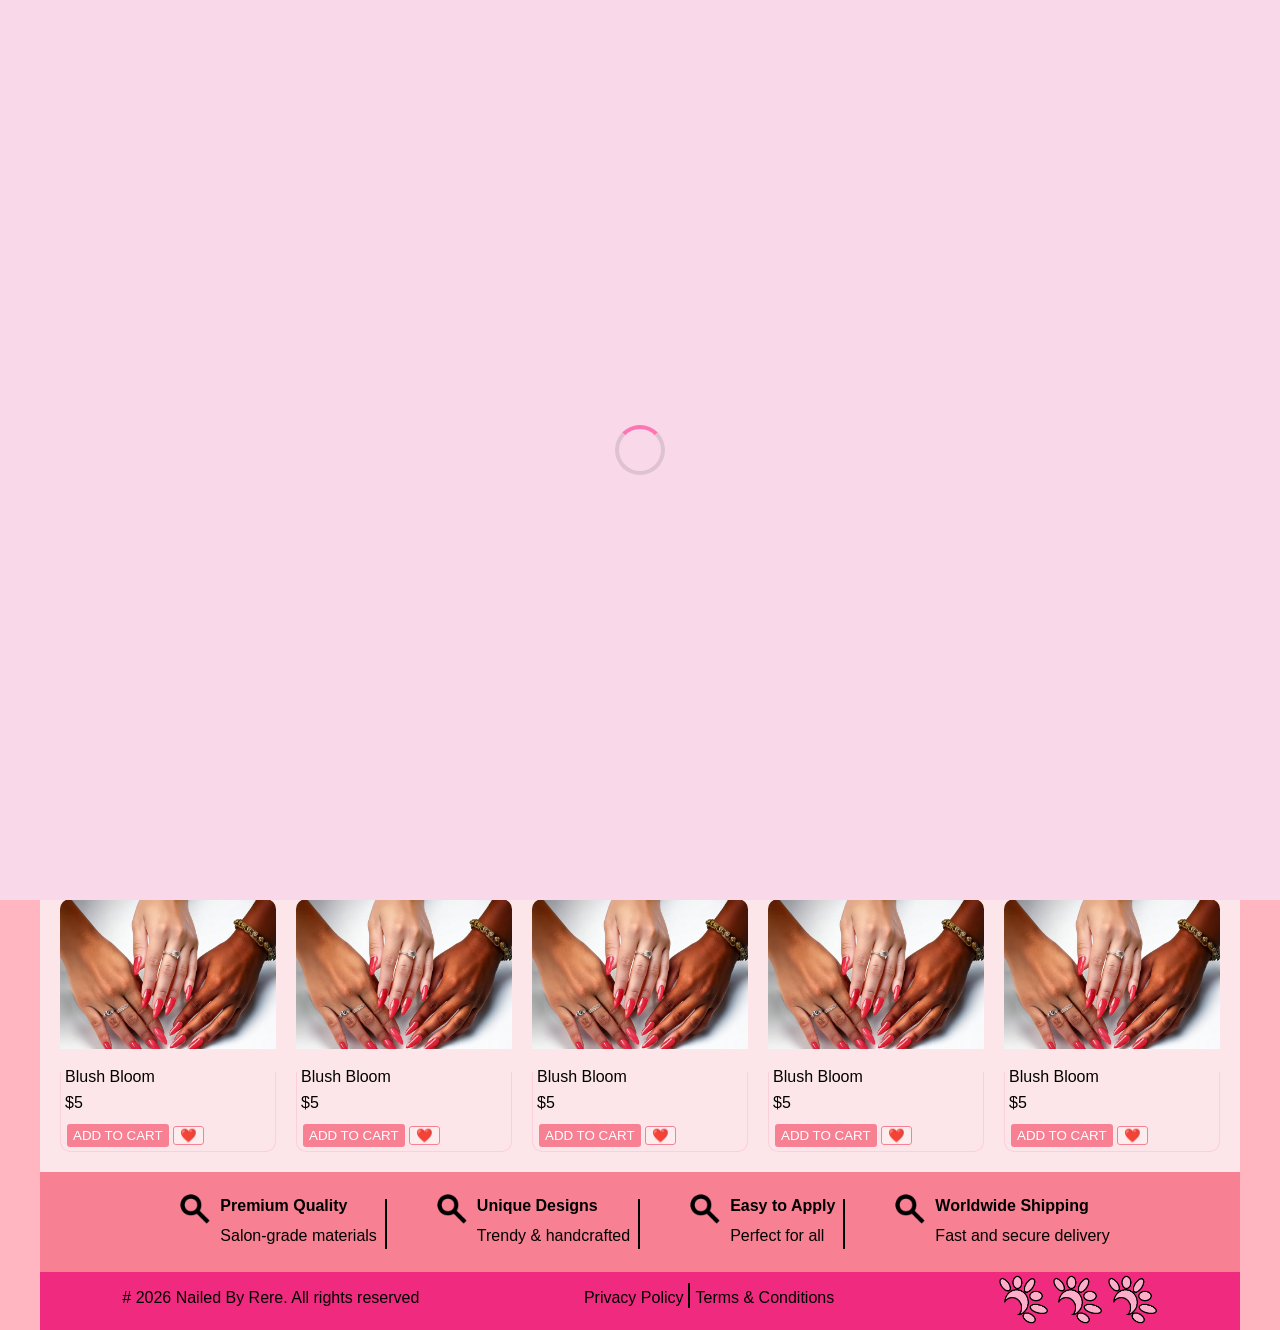
<file: nailed-by-rere/index.html>
<!DOCTYPE html>
<html lang="en">

<head>
    <meta charset="UTF-8">
    <meta name="viewport" content="width=device-width, initial-scale=1.0">
    <title>Document</title>
    <link rel="stylesheet" href="css/navbar.css">
    <link rel="stylesheet" href="css/body.css">
    <link rel="stylesheet" href="css/loader.css">
</head>

<body>

    <div class="loader-body">
        <div class="loader" id="loader"></div>
    </div>

    <header class="header-box">

        <div class="flex">
            <div>
                Nailed By Rere
                <img class="logo" src="images/icon.png" alt="" width="30px">
            </div>

            <nav class="flex2">

                <ul class="navbar">
                    <li><a href="index.html">Home</a></li>
                    <li><a href="shop/shop.html">Shop</a></li>
                    <li><a href="collections/collections.html">Collections</a></li>
                    <li><a href="about/aboutus.html">About Us</a></li>
                    <li><a href="collections/collections.html">Contact</a></li>
                </ul>

                <ul class="icons">
                    <li><img src="images/search.png" alt="" width="30"></li>
                    <li><img src="images/person.png" alt="" width="30"></li>
                    <li><img src="images/shopping-icon.png" alt="" width="30"></li>
                    <div class="red-circle"></div>
                </ul>
            </nav>

        </div>
    </header>

    <section class="header">

        <div class="nailbrush">

            <img src="images/nailsbg.jpg" alt="" width="1000">

        </div>

        <div class="beautiful">

            <h1>Beautifully Made. Authentically You.</h1>

            <p>High quality nail art designs and accessories to express your unique style.</p>

            <button>SHOP NOW</button>

        </div>

        <div class="flex3">

            <div class="qualities">
                <div>
                    <img src="images/search.png" alt="" width="50">
                </div>

                <div>
                    <h4 class="text">Premium Quality</h4>
                    <p>Salon-grade materials</p>
                </div>

                <div class="grey-line"></div>

            </div>

            <div class="qualities">

                <div>
                    <img src="images/search.png" alt="" width="50">
                </div>

                <div>
                    <h4 class="text">Unique Designs</h4>
                    <p>Trendy & handcrafted</p>
                </div>

                <div class="grey-line"></div>
            </div>

            <div class="qualities">

                <div>
                    <img src="images/search.png" alt="" width="50">
                </div>

                <div>
                    <h4 class="text">Easy to Apply</h4>
                    <p>Perfect for all</p>
                </div>

                <div class="grey-line"></div>
            </div>

            <div class="qualities">

                <div>
                    <img src="images/search.png" alt="" width="50">
                </div>

                <div>
                    <h4 class="text">Worldwide Shipping</h4>
                    <p>Fast and secure delivery</p>
                </div>
            </div>
        </div>

    </section>

    <section class="shop-by-collection">

        <h3 class="shopby">Shop by Collection</h3>

        <div class="nails-container">

            <div class="nail-item">
                <img class="nails" src="images/rednails.jpg" alt="">
                <p>Glitter</p>
            </div>

            <div class="nail-item">
                <img class="nails" src="images/rednails.jpg" alt="">
                <p>Glitter</p>
            </div> 

            <div class="nail-item">
                <img class="nails" src="images/rednails.jpg" alt="">
                <p>Glitter</p>
            </div>

            <div class="nail-item">
                <img class="nails" src="images/rednails.jpg" alt="">
                <p>Glitter</p>
            </div>

            <div class="nail-item">
                <img class="nails" src="images/rednails.jpg" alt="">
                <p>Glitter</p>
            </div>

        </div>


        <div class="view-container">

            <button class="viewall">VIEW ALL COLLECTIONS</button>
        </div>
    </section>

    <section class="featured-products">

        <h3 class="featured-text">Featured Products</h3>

        <div class="featured-text-flex">

            <div>
                <img class="featured" src="images/rednails.jpg" alt="" width="150">

                <div class="featured-text-box">
                    <p>Blush Bloom</p>
                    <p>$5</p>

                    <button class="add-to-cart">ADD TO CART</button>
                    <button class="heart">❤️</button>
                </div>

            </div>

            <div>

                <img class="featured" src="images/rednails.jpg" alt="" width="150">

                <div class="featured-text-box">
                    <p>Blush Bloom</p>
                    <p>$5</p>

                    <button class="add-to-cart">ADD TO CART</button>
                    <button class="heart">❤️</button>
                </div>

            </div>

            <div>
                <img class="featured" src="images/rednails.jpg" alt="" width="150">

                <div class="featured-text-box">
                    <p>Blush Bloom</p>
                    <p>$5</p>

                    <button class="add-to-cart">ADD TO CART</button>
                    <button class="heart">❤️</button>
                </div>

            </div>

            <div>
                <img class="featured" src="images/rednails.jpg" alt="" width="150">

                <div class="featured-text-box">
                    <p>Blush Bloom</p>
                    <p>$5</p>

                    <button class="add-to-cart">ADD TO CART</button>
                    <button class="heart">❤️</button>
                </div>

            </div>

            <div>
                <img class="featured" src="images/rednails.jpg" alt="" width="150">

                <div class="featured-text-box">
                    <p>Blush Bloom</p>
                    <p>$5</p>

                    <button class="add-to-cart">ADD TO CART</button>
                    <button class="heart">❤️</button>
                </div>

            </div>

        </div>

    </section>

    <section class="return">

        <div class="flex3 flex4">

            <div class="qualities">
                <div>
                    <img src="images/search.png" alt="" width="50">
                </div>

                <div>
                    <h4 class="text">Premium Quality</h4>
                    <p>Salon-grade materials</p>
                </div>

                <div class="grey-line"></div>

            </div>

            <div class="qualities">

                <div>
                    <img src="images/search.png" alt="" width="50">
                </div>

                <div>
                    <h4 class="text">Unique Designs</h4>
                    <p>Trendy & handcrafted</p>
                </div>

                <div class="grey-line"></div>
            </div>

            <div class="qualities">

                <div>
                    <img src="images/search.png" alt="" width="50">
                </div>

                <div>
                    <h4 class="text">Easy to Apply</h4>
                    <p>Perfect for all</p>
                </div>

                <div class="grey-line"></div>
            </div>

            <div class="qualities">

                <div>
                    <img src="images/search.png" alt="" width="50">
                </div>

                <div>
                    <h4 class="text">Worldwide Shipping</h4>
                    <p>Fast and secure delivery</p>
                </div>
            </div>
        </div>

    </section>

    <footer class="green-container">
        <div class="footer-flex">

            <div>
                <p># 2026 Nailed By Rere. All rights reserved</p>
            </div>

            <div class="privacy">
                <p>Privacy Policy</p>
                <div class="small-line"></div>
                <p>Terms & Conditions</p>
            </div>

            <div>
                <img src="images/icon.png" alt="" width="50px">
                <img src="images/icon.png" alt="" width="50px">
                <img src="images/icon.png" alt="" width="50px">
            </div>
        </div>
    </footer>

</body>

<script src="loader.js"></script>

</html>
</file>
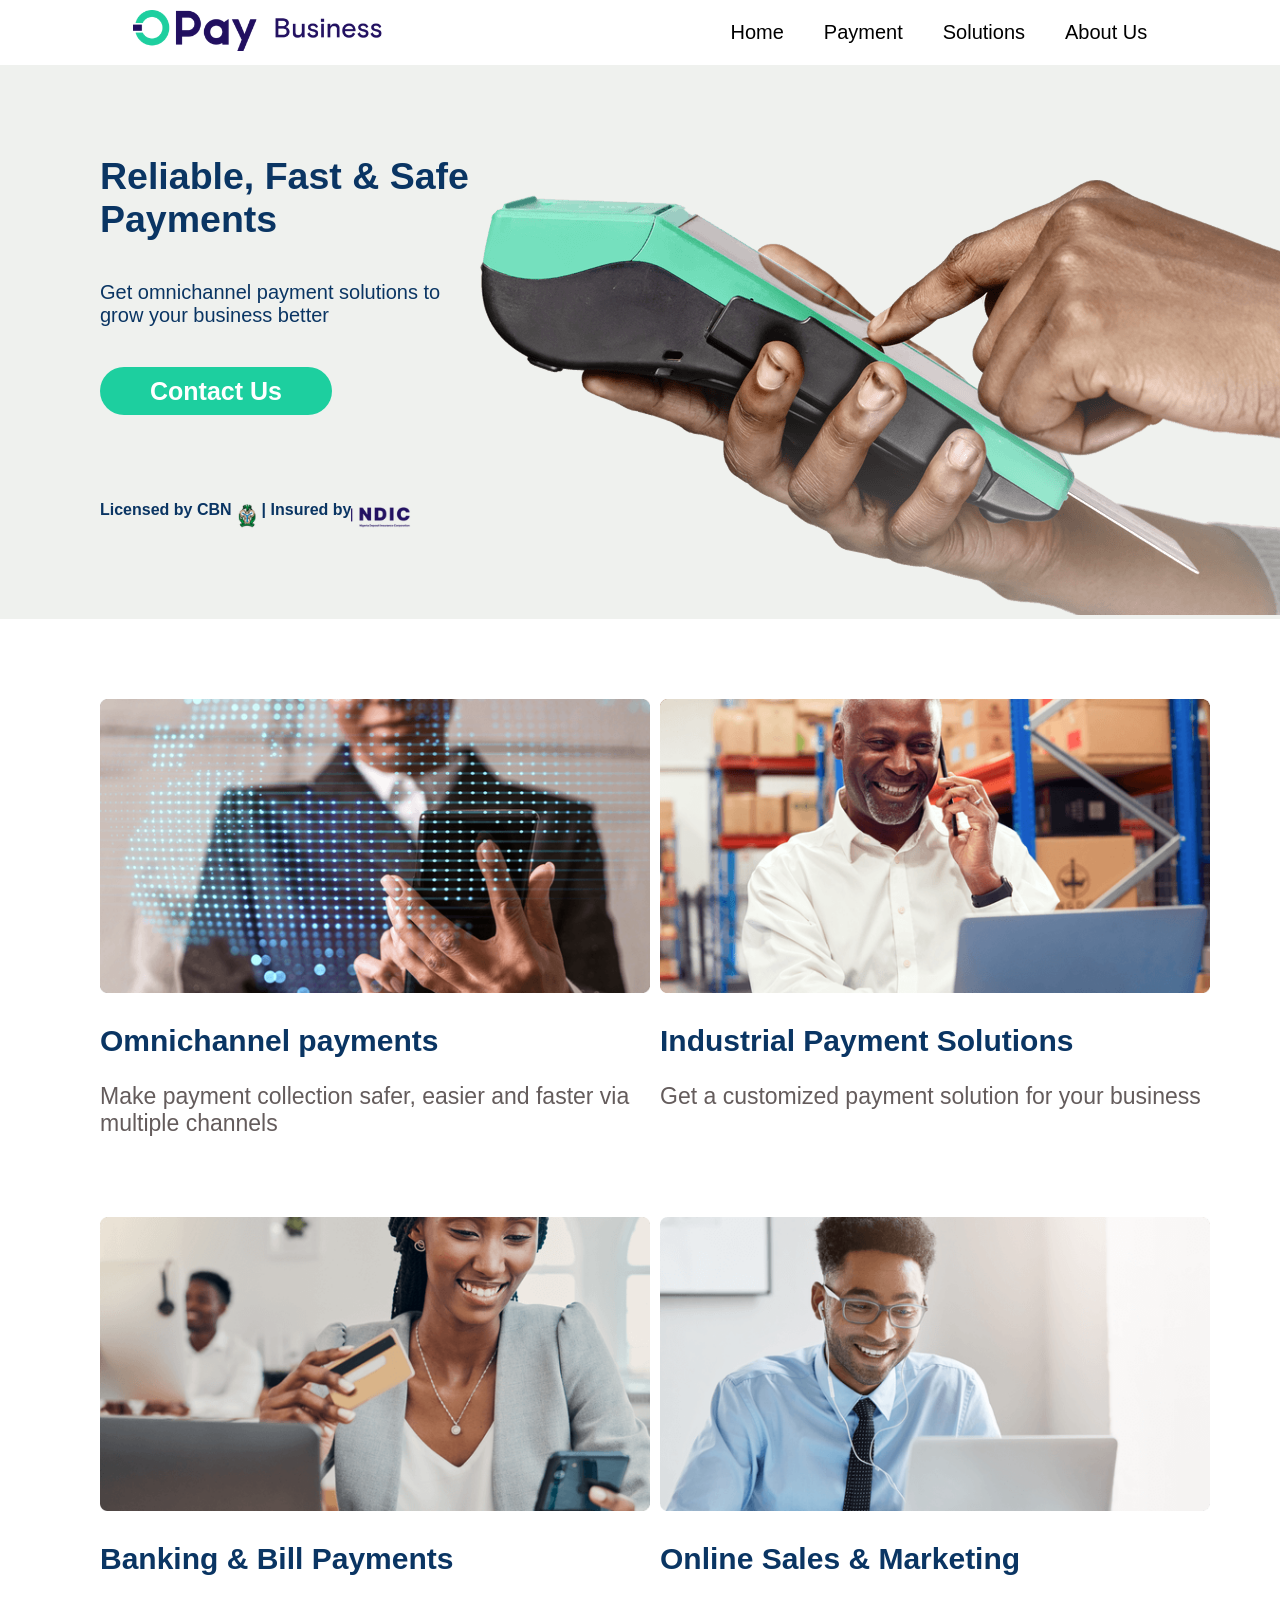
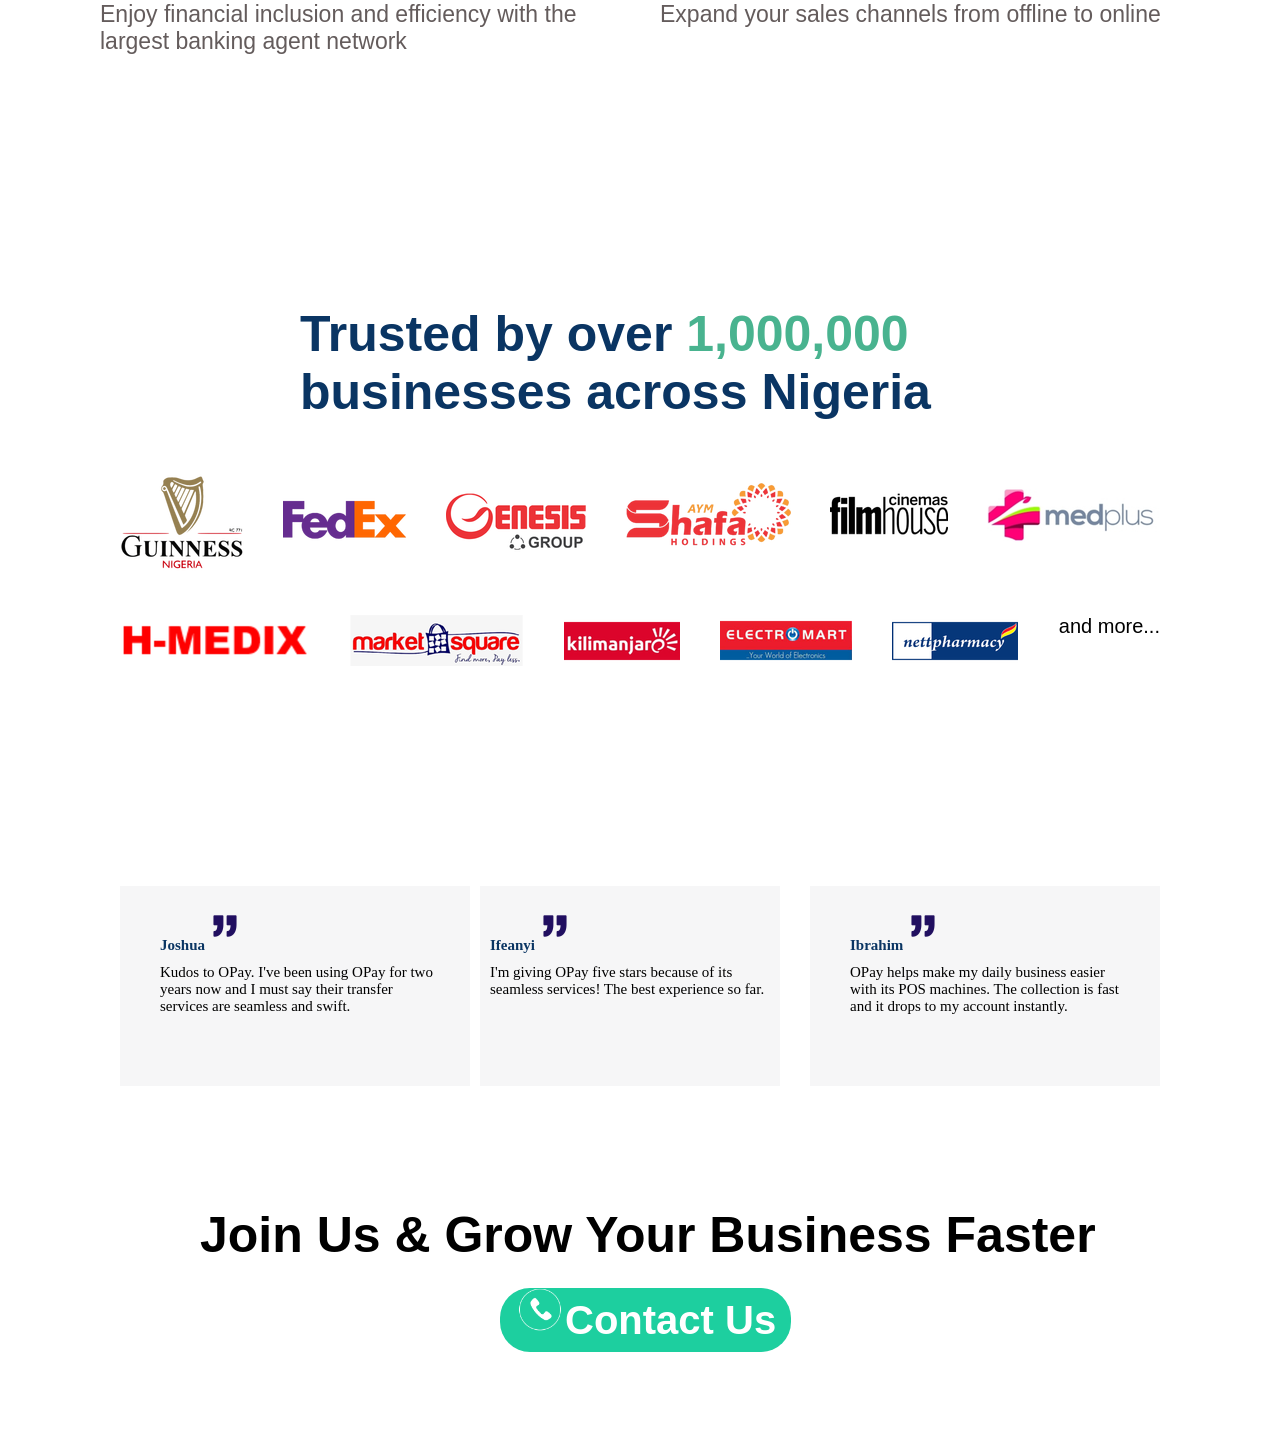
<file: opay/index.html>
<!DOCTYPE html>
<html lang="en">

<head>
  <meta charset="UTF-8">
  <meta name="viewport" content="width=device-width, initial-scale=1.0">
  <title>Home</title>
  <link rel="stylesheet" href="style.css">
</head>

<body>
  <header>

    <div class="navbar">
      <div>
        <img src="opaypictures/opaybusiness.png" alt="" width="250px">
      </div>

      <nav>
        <ul>
          <li> <a href="index.html">Home</a></li>
          <li> <a href="payment.html">Payment</a></li>
          <li> <a href="solutions.html">Solutions</a></li>
          <li> <a href="aboutus.html">About Us</a></li>
        </ul>
      </nav>
    </div>

  </header>

  <section>
    <div class="head">
      <div>
        <div class="text">
          <h1>Reliable, Fast & Safe Payments</h1>
        </div>

        <div class="get">
          <p>Get omnichannel payment solutions to grow your business better</p>
        </div>

        <div class="contactus">
          <a href="">Contact Us</a>
        </div>


        <div>
          <div>
            <ul class="cbn">
              <li>
                <p>Licensed by CBN</p>
              </li>
              <img src="opaypictures/cbn.png" alt="" width="30px">

              <li>
                <p> | Insured by</p>
              </li>
              <img src="opaypictures/ndic.png" alt="" width="60px">
            </ul>
          </div>
        </div>

      </div>

      <div class="pos">
        <img src="opaypictures/opay.png" alt="" width="800px">
      </div>
    </div>

    <section>
      <div>
        <div class="body">

          <div class="omnichannel">
            <div>
              <img src="opaypictures/omnichannel.png" alt="" width="550px">
            </div>
            <div class="text2">
              <h4>Omnichannel payments</h4>
            </div>
            <div class="subt">
              <p>Make payment collection safer, easier and faster via multiple channels</p>
            </div>
          </div>


          <div>
            <div>
              <img src="opaypictures/industrialpayment.png" alt="" width="550px">
            </div>
            <div class="text2">
              <h4>Industrial Payment Solutions</h4>
            </div>
            <div class="subt">
              <p>Get a customized payment solution for your business</p>
            </div>
          </div>

        </div>
        <div class="body">
          <div class="omnichannel">
            <div>
              <img src="opaypictures/banking and bill.png" alt="" width="550px">
            </div>
            <div class="text2">
              <h4>Banking & Bill Payments</h4>
            </div>
            <div class="subt">
              <p>Enjoy financial inclusion and efficiency with the largest banking agent network </p>
            </div>
          </div>


          <div>
            <div>
              <img src="opaypictures/onlinesalesandmarketing.png" alt="" width="550px">
            </div>
            <div class="text2">
              <h4>Online Sales & Marketing</h4>
            </div>
            <div class="subt">
              <p>Expand your sales channels from offline to online </p>
            </div>
          </div>

        </div>
      </div>


      </div>
    </section>

    <section>
      <div>
        <div class="trusted">
          <div class="trustedtext">
            <h2>Trusted by over <span class="onemil">1,000,000</span> businesses across Nigeria</h2>

          </div>
          <div class="imagestop">
            <img src="opaypictures/Guinness-ee3c7cb0.png" alt="">
            <img src="opaypictures/fedex-94f32dbf.png" alt="">
            <img src="opaypictures/Genesis-f21ca745.png" alt="">
            <img src="opaypictures/Shafa-af76a565.png" alt="">
            <img src="opaypictures/filmhouse-74458b3b.png" alt="">
            <img src="opaypictures/medplus-86a05a4d.png" alt="">

          </div>

          <div class="imagesbottom">
            <img src="opaypictures/H-MEDIX-a6f1ad59.png" alt="">
            <img src="opaypictures/market-square-9386afa4.png" alt="">
            <img src="opaypictures/kilimanjar-d48915a9.png" alt="">
            <img src="opaypictures/ELECTR-MART-3a393eee.png" alt="">
            <img src="opaypictures/nettpharmacy-da46b4f6.png" alt="">
            <p>and more...</p>
          </div>

        </div>
      </div>
    </section>

    <section>
      <div class="reveiw-box">
        <div class="reveiws">
          <h3 href="">Joshua<img src="opaypictures/quote.png" alt="" width="100px"></h3>
          <p>Kudos to OPay. I've been using OPay for two years now and I must say their transfer services are seamless
            and swift.</p>
        </div>

        <div class="reveiws2">
          <h3 href="">Ifeanyi<img src="opaypictures/quote.png" alt="" width="100px"></h3>
          <p>I'm giving OPay five stars because of its seamless services! The best experience so far.</p>
        </div>

        <div class="reveiws">
          <h3 href="">Ibrahim<img src="opaypictures/quote.png" alt="" width="100px"></h3>
          <p>OPay helps make my daily business easier with its POS machines. The collection is fast and it drops to my
            account instantly.</p>
        </div>
      </div>
    </section>

    <section>
      <div class="joinus">
        <h1>Join Us & Grow Your Business Faster</h1>
        <div class="contact">
          <a href=""><img src="opaypictures/contactopay.png" alt="" width="50">Contact Us</a>
        </div>
      </div>
    </section>
</body>

</html
</file>
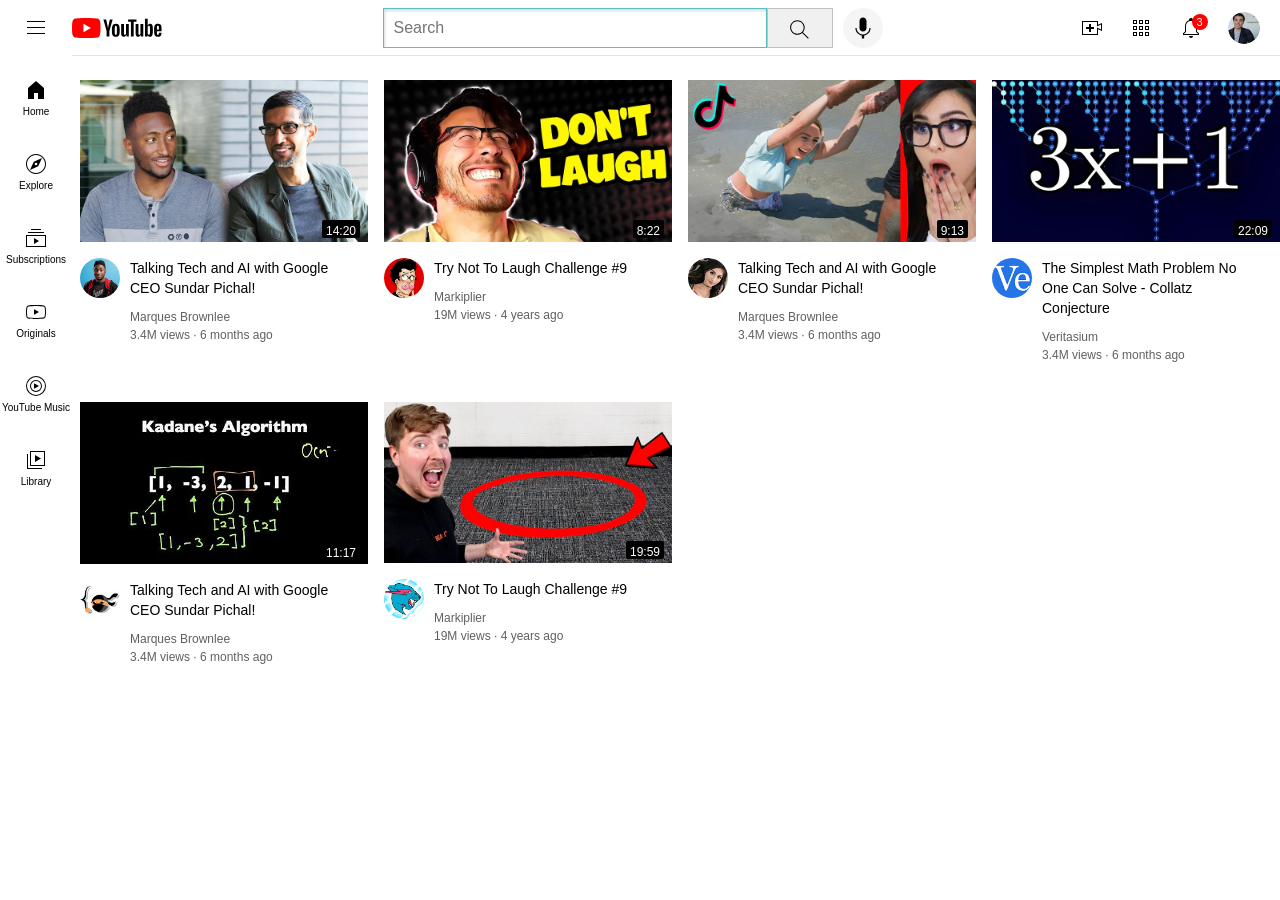
<file: lesson-17/youtube.html>
<!DOCTYPE html>
<html lang="en">

<head>
    <meta charset="UTF-8">
    <meta name="viewport" content="width=device-width, initial-scale=1.0">
    <title>Youtube.com clone</title>
    <link rel="stylesheet" href="styles/general.css">
    <link rel="stylesheet" href="styles/header.css">
    <link rel="stylesheet" href="styles/video.css">
    <link rel="stylesheet" href="styles/sidebar.css">
</head>

<body>

    <header class="header">

        <div class="left-section">
            <img class="hamburger-menu" src="icons/hamburger-menu.svg" alt="">
            <img class="youtube-logo" src="icons/youtube-logo.svg" alt="">
        </div>

        <div class="middle-section">
            <input class="search-bar" type="text" placeholder="Search">
            <button class="search-button">
                <img class="search-icon" src="icons/search.svg" alt="">
                <div class="tooltip">
                    Search
                </div>
            </button>

            <button class="voice-search-button">
                <img class="voice-search-icon" src="icons/voice-search-icon.svg" alt="">
                <div class="tooltip">
                    Search with your voice
                </div>
            </button>
        </div>

        <div class="right-section">

            <div class=upload-icon-container>

                <img class="upload-icon" src="icons/upload.svg" alt="">

                <div class="tooltip">
                    Create
                </div>

            </div>

            <div class="youtube-apps-container">

                <img class="youtube-apps-icon" src="icons/youtube-apps.svg" alt="">

                <div class="tooltip">
                    apps
                </div>

            </div>
            

            <div class="notifications-icon-container">

                <img class="notifications-icons" src="icons/notifications.svg" alt="">

                <div class=notifications-count>
                    3
                </div>

                <div class="tooltip">
                    Notifications
                </div>

            </div>

            <img class="current-user-picture" src="channel-pictures/profile-pic.jpeg" alt="">
        </div>

    </header>

    <nav class="sidebar">

        <div class="sidebar-link">

            <img src="icons/home.svg" alt="">

            <div>
                Home
            </div>

        </div>

        <div class="sidebar-link">

            <img src="icons/explore.svg" alt="">

            <div>
                Explore
            </div>

        </div>

        <div class="sidebar-link">

            <img src="icons/subscriptions.svg" alt="">

            <div>
                Subscriptions
            </div>

        </div>

        <div class="sidebar-link">

            <img src="icons/originals.svg" alt="">

            <div>
                Originals
            </div>

        </div>

        <div class="sidebar-link">

            <img src="icons/youtube-music.svg" alt="">

            <div>
                YouTube Music
            </div>

        </div>

        <div class="sidebar-link">

            <img src="icons/library.svg" alt="">

            <div>
                Library
            </div>

        </div>



    </nav>

    <main>

        <section class="video-grid">

            <div class="video-preview">

                <div class="thumbnail-row">
                    <img class="thumbnail" src="thumbnails/thumbnail-1.webp" alt="">
                    <div class="video-time">
                        14:20
                    </div>
                </div>

                <div class="video-info-grid">
                    <div class="channel-picture">
                        <img class="profile-picture" src="channel-pictures/channel-1.jpeg" alt="">
                    </div>


                    <div class="video-info">
                         <a href="https://www.youtube.com/watch?v=n2RNcPRtAiY" target="_blank" class="video-title-link"></a>
                        <p class="video-title">
                            Talking Tech and AI with Google CEO Sundar Pichal!
                        </p>

                        <p class="video-author">
                            Marques Brownlee
                        </p>

                        <p class="video-stats">
                            3.4M views &#183; 6 months ago
                        </p>
                    </div>
                </div>

            </div>

            <div class="video-preview">

                <div class="thumbnail-row">
                    <img class="thumbnail" src="thumbnails/thumbnail-2.webp" alt="">
                    <div class="video-time">
                        8:22
                    </div>
                </div>

                <div class="video-info-grid">
                    <div class="channel-picture">
                        <img class="profile-picture" src="channel-pictures/channel-2.jpeg" alt="">
                    </div>

                    <div class="video-info">
                         <a href="https://www.youtube.com/watch?v=n2RNcPRtAiY" target="_blank" class="video-title-link"></a>
                        <p class="video-title">
                            Try Not To Laugh Challenge #9
                        </p>

                        <p class="video-author">
                            Markiplier
                        </p>

                        <p class="video-stats">
                            19M views &#183; 4 years ago
                        </p>
                    </div>
                </div>

            </div>

            <div class="video-preview">

                <div class="thumbnail-row">
                    <img class="thumbnail" src="thumbnails/thumbnail-3.webp" alt="">
                    <div class="video-time">
                        9:13
                    </div>
                </div>

                <div class="video-info-grid">
                    <div class="channel-picture">
                        <img class="profile-picture" src="channel-pictures/channel-3.jpeg" alt="">
                    </div>

                    <div class="video-info">
                         <a href="https://www.youtube.com/watch?v=n2RNcPRtAiY" target="_blank" class="video-title-link"></a>
                        <p class="video-title">
                            Talking Tech and AI with Google CEO Sundar Pichal!
                        </p>

                        <p class="video-author">
                            Marques Brownlee
                        </p>

                        <p class="video-stats">
                            3.4M views &#183; 6 months ago
                        </p>
                    </div>
                </div>

            </div>

            <div class="video-preview">

                <div class="thumbnail-row">
                    <img class="thumbnail" src="thumbnails/thumbnail-4.webp" alt="">
                    <div class="video-time">
                        22:09
                    </div>
                </div>

                <div class="video-info-grid">
                    <div class="channel-picture">
                        <img class="profile-picture" src="channel-pictures/channel-4.jpeg" alt="">
                    </div>

                    <div class="video-info">
                         <a href="https://www.youtube.com/watch?v=n2RNcPRtAiY" target="_blank" class="video-title-link"></a>
                        <p class="video-title">
                            The Simplest Math Problem No One Can Solve - Collatz Conjecture
                        </p>

                        <p class="video-author">
                            Veritasium
                        </p>

                        <p class="video-stats">
                            3.4M views &#183; 6 months ago
                        </p>
                    </div>
                </div>

            </div>

            <div class="video-preview">

                <div class="thumbnail-row">
                    <img class="thumbnail" src="thumbnails/thumbnail-5.webp" alt="">
                    <div class="video-time">
                        11:17
                    </div>
                </div>

                <div class="video-info-grid">
                    <div class="channel-picture">
                        <img class="profile-picture" src="channel-pictures/channel-5.jpeg" alt="">
                    </div>

                    <div class="video-info">
                         <a href="https://www.youtube.com/watch?v=n2RNcPRtAiY" target="_blank" class="video-title-link"></a>
                        <p class="video-title">
                            Talking Tech and AI with Google CEO Sundar Pichal!
                        </p>

                        <p class="video-author">
                            Marques Brownlee
                        </p>

                        <p class="video-stats">
                            3.4M views &#183; 6 months ago
                        </p>
                    </div>
                </div>

            </div>

            <div class="video-preview">

                <div class="thumbnail-row">
                    <img class="thumbnail" src="thumbnails/thumbnail-6.webp" alt="">
                    <div class="video-time">
                        19:59
                    </div>
                </div>

                <div class="video-info-grid">
                    <div class="channel-picture">
                        <img class="profile-picture" src="channel-pictures/channel-6.jpeg" alt="">
                    </div>

                    <div class="video-info">
                         <a href="https://www.youtube.com/watch?v=yXWw0_UfSFg" target="_blank" class="video-title-link"></a>
                        <p class="video-title">
                            Try Not To Laugh Challenge #9
                        </p>

                        <p class="video-author">
                            Markiplier
                        </p>

                        <p class="video-stats">
                            19M views &#183; 4 years ago
                        </p>
                    </div>
                </div>

            </section>

        </div>

    </main>




</body>

</html>
</file>
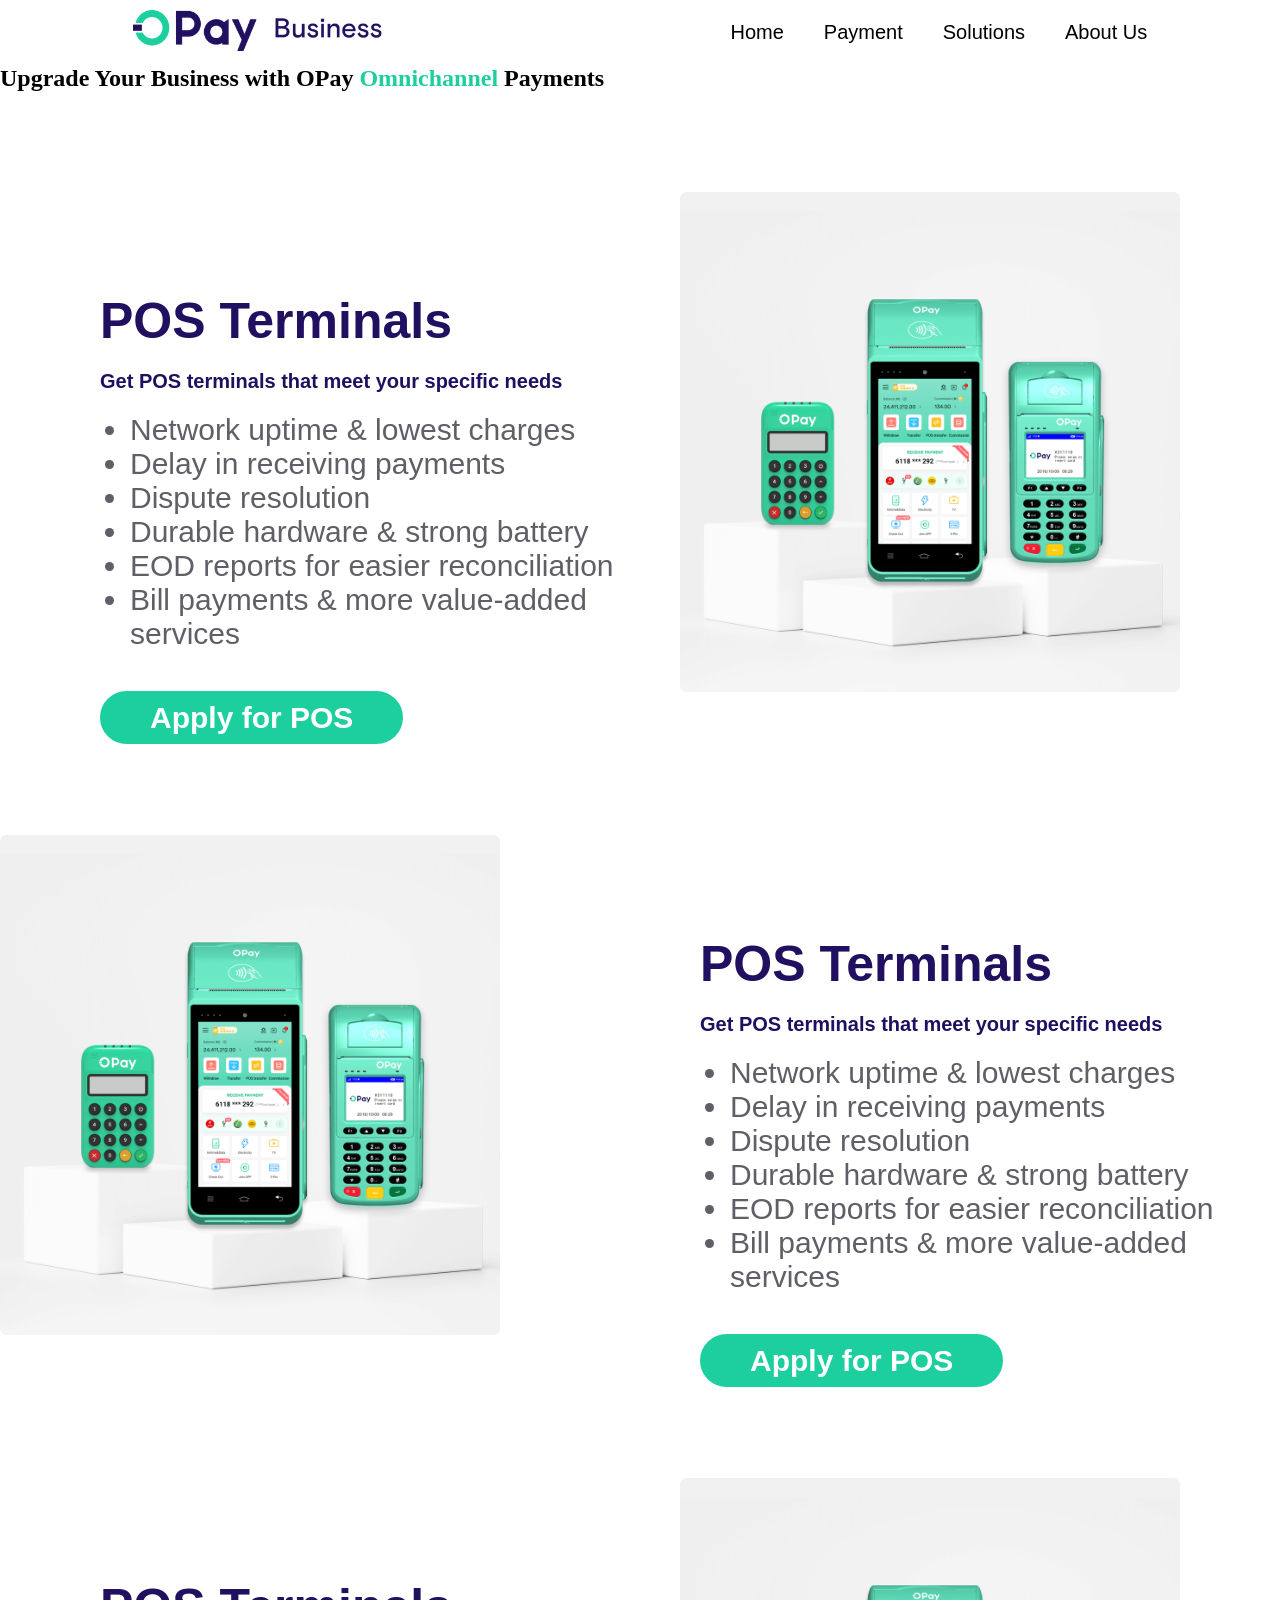
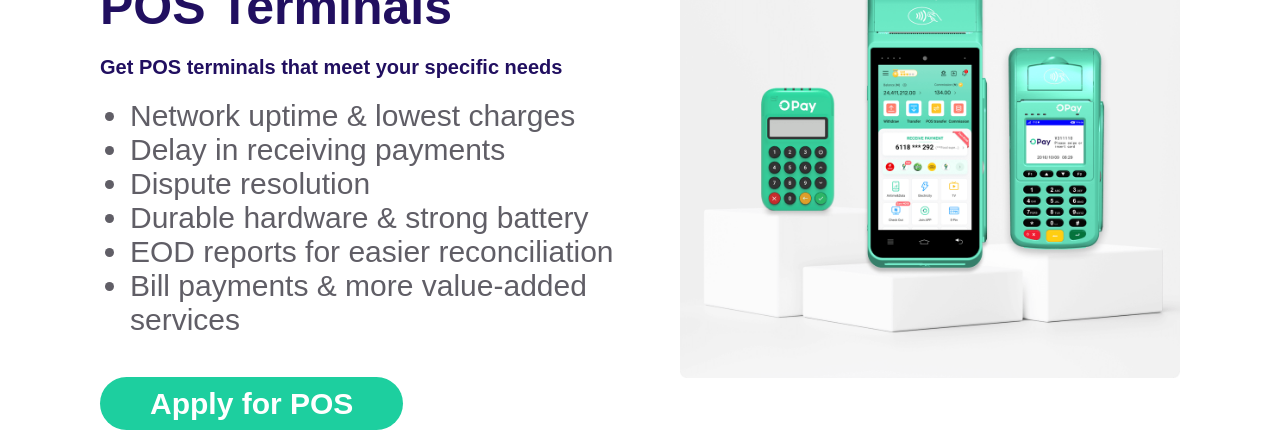
<file: opay/payment.html>
<!DOCTYPE html>
<html lang="en">
<head>
    <meta charset="UTF-8">
    <meta name="viewport" content="width=device-width, initial-scale=1.0">
    <title>Document</title>
    <link rel="stylesheet" href="payment.css">
</head>
</head>
<body>

    <header>
        <div class="navbar">
            <div>
                <img src="opaypictures/opaybusiness.png" alt="" width="250px">
            </div>

            <nav>
                <ul>
                    <li> <a href="index.html">Home</a></li>
                    <li> <a href="payment.html">Payment</a></li>
                    <li> <a href="solutions.html">Solutions</a></li>
                    <li> <a href="aboutus.html">About Us</a></li>
                </ul>
           </nav>
       </div>
    </header>

    <section>
        <div>
            <h1>Upgrade Your Business with OPay <span class="omnichannel">Omnichannel</span> Payments</h1>
        </div>
    </section>

    <section>
        <div class="pos3flex">
            <div class="pos3text">
                <h1>POS Terminals</h1>
                <h3>Get POS terminals that meet your specific needs</h3>
                    <div class="listof">
                       <ul>
                            <li><a>Network uptime & lowest charges</a></li>
                            <li>Delay in receiving payments</li>
                            <li>Dispute resolution</li>
                            <li>Durable hardware & strong battery</li>    
                            <li>EOD reports for easier reconciliation</li>
                            <li>Bill payments & more value-added services</li>
                       </ul>
                    </div>
                <div class="apply">
                    <a href="">Apply for POS</a>
                </div>

            </div>
            <div>

            <div>
             <img src="opaypictures/pos3.png" alt="" width="600">
            </div>

            </div>
        </div>

        <div class="pos3flex">
            <div>
             <img src="opaypictures/pos3.png" alt="" width="600">
            </div>
            <div class="pos3text">
                <h1>POS Terminals</h1>
                <h3>Get POS terminals that meet your specific needs</h3>
                    <div class="listof">
                       <ul>
                            <li><a>Network uptime & lowest charges</a></li>
                            <li>Delay in receiving payments</li>
                            <li>Dispute resolution</li>
                            <li>Durable hardware & strong battery</li>    
                            <li>EOD reports for easier reconciliation</li>
                            <li>Bill payments & more value-added services</li>
                       </ul>
                    </div>
                <div class="apply">
                    <a href="">Apply for POS</a>
                </div>

            </div>
            <div>

            </div>
        </div>

        <div class="pos3flex">
            <div class="pos3text">
                <h1>POS Terminals</h1>
                <h3>Get POS terminals that meet your specific needs</h3>
                    <div class="listof">
                       <ul>
                            <li><a>Network uptime & lowest charges</a></li>
                            <li>Delay in receiving payments</li>
                            <li>Dispute resolution</li>
                            <li>Durable hardware & strong battery</li>    
                            <li>EOD reports for easier reconciliation</li>
                            <li>Bill payments & more value-added services</li>
                       </ul>
                    </div>
                <div class="apply">
                    <a href="">Apply for POS</a>
                </div>

            </div>
            <div>

            <div>
             <img src="opaypictures/pos3.png" alt="" width="600">
            </div>

            </div>
        </div>
    </section>
    
</body>
</html>
</file>
<file: nailed-by-rere/css/navbar.css>
* {
    box-sizing: border-box;
}

body{
    background-color: lightpink;
    font-family: Arial, Helvetica, sans-serif;
    margin: 0;
    height: auto;
}

.header-box{
    background-color: rgb(247, 129, 147);
    height: 60px;
    position: fixed;
    z-index: 1;
    top: 0px;
    left: 0px;
    right: 0px;
}

.flex{
    display: flex;
    flex-direction: row;
    justify-content: baseline;
    align-items: center;
    justify-content: center;
    justify-content: space-between;
    margin-left: 100px;
    margin-right: 100px;
}

.name{
    grid-template-columns: 1fr;
    font-size: 20px;
    font-family: 'Franklin Gothic Medium', 'Arial Narrow', Arial, sans-serif;
}

nav ul{
    display: flex;
    align-items: center;
    list-style: none;
}

.navbar{
    display: flex;
    justify-content: space-between;
    width: 400px;
}

.navbar a{
    text-decoration: none;
    color: black;
}

.navbar li:hover{
    text-decoration: line-through;
    cursor: pointer;
}

.red-circle{
    position: absolute;
    right: 100px;
    top: 15px;
    width: 10px;
    height: 10px;
    border-radius: 50px;
    background-color: red;
}

.flex2{
    display: flex;
    justify-content: space-between;
    align-items: center;
    gap: 200px;
}

.icons li:hover{
    cursor: pointer;
}

@media (max-width: 900px) {
    .flex {
        margin: 0 20px;
    }

    .flex2 {
        gap: 15px;
    }

    .navbar {
        width: auto;
        gap: 15px;
        padding: 0;
    }

    .icons img {
        width: 22px;
    }

    .red-circle {
        right: 15px;
    }
}

@media (max-width: 600px) {
    .header-box {
        height: auto;
        min-height: 60px;
    }

    .flex {
        margin: 0 12px;
        min-height: 60px;
        gap: 10px;
    }

    .flex2 {
        gap: 10px;
    }

    .navbar {
        display: none;
    }

    .icons {
        gap: 8px;
        padding: 0;
    }

    .icons img {
        width: 20px;
    }

    .red-circle {
        display: none;
    }
}
</file>
<file: nailed-by-rere/css/body.css>
* {
    box-sizing: border-box;
}

body {
    margin: 0;
    overflow-x: hidden;
}

img {
    max-width: 100%;
    height: auto;
}

/* HERO SECTION */

.header {
    position: relative;
}

.nailbrush {
    width: 100%;
    height: 400px;
}

.nailbrush img {
    width: 100%;
    height: 100%;
    object-fit: cover;
}

.beautiful {
    position: absolute;
    top: 100px;
    left: 50%;
    transform: translateX(-50%);
    width: 90%;
    max-width: 700px;
    text-align: center;
}

.beautiful h1 {
    width: auto;
    padding: 0;
}

.beautiful p {
    width: auto;
    padding: 0;
}

.beautiful button {
    margin: 10px auto;
    width: 100px;
    height: 30px;
    border-style: none;
    border-radius: 10px;
    background-color: rgb(247, 129, 147);
    color: white;
    transition: opacity 0.15s;
}


.beautiful button:hover {
    opacity: 0.7;
    cursor: pointer;
}

.flex3 {
    display: flex;
    flex-direction: row;
    justify-content: center;
    align-items: center;
    gap: 40px;
    background-color: rgb(253, 230, 233);
    height: 100px;
    width: 1000px;
}

.shopby {
    display: flex;
    justify-content: center;
}

.qualities {
    display: flex;
    flex-direction: row;
}

.text {
    line-height: 1px;
}

.grey-line {
    height: 50px;
    width: 2px;
    background-color: black;
    margin-top: 15px;
    margin-left: 8px;
}

.line {
    display: flex;
    flex-direction: row;
}


.shop-by-collection {
    height: 320px;
    width: 1000px;
    background-color: rgb(240, 220, 223);
    margin-left: 110px;
    margin-right: 100px;
    padding-top: 1px;

}

.nails-container {
    display: grid;
    grid-template-columns: repeat(5, minmax(0, 1fr));
    gap: 15px;
    margin: 0 30px;
    justify-content: center;
}

.nail-item {
    text-align: center;
}

.nails {
    width: 150px;
    border-radius: 100px;
}


.viewall {
    border-style: none;
    border-radius: 50px;
    width: 200px;
    height: 40px;
    background-color: rgb(247, 129, 147);
    color: white;
}

.viewall:hover {
    opacity: 0.7;
    cursor: pointer;
}

.view-container {
    display: flex;
    justify-content: center;
}

.featured-text {
    display: flex;
    flex-direction: row;
    justify-content: center;
    align-items: center;
}

.featured-text-flex {
    display: grid;
    grid-template-columns: 1fr 1fr 1fr 1fr 1fr;
    justify-content: center;
    align-items: center;
    gap: 20px;
}

.featured-products {
    background-color: rgb(253, 230, 233);
    margin: auto;
    padding: 20px;
    width: 100%;
    max-width: 1200px;
}

.featured {
    width: 100%;
    border-radius: 10px;
    border-bottom-left-radius: 0px;
    border-bottom-right-radius: 0px;
    height: 150px;
    object-fit: cover;
    margin-bottom: 3px;
}

.featured-text-box {
    border-style: solid;
    border-width: 1.5px;
    border-radius: 10px;
    border-top-left-radius: 0px;
    border-top-right-radius: 0px;
    border-top: 0px;
    border-color: rgba(239, 42, 127, 0.123);
    width: 100%;
    padding-left: 4px;
    line-height: 10px;
}

.add-to-cart {
    background-color: rgb(247, 129, 147);
    color: white;
    border-style: none;
    border-radius: 3px;
    height: 23px;
    margin-left: 2px;
    margin-bottom: 4px;
}

.add-to-cart:hover {
    opacity: 0.7;
    cursor: pointer;
}

.heart {
    background-color: rgb(253, 237, 239);
    border-color: rgb(247, 129, 147);
    border-width: 1.5px;
    border-radius: 3px;
    border-style: solid;
}

.heart:hover {
    opacity: 0.7;
    cursor: pointer;
}

.flex4 {
    background-color: rgb(247, 129, 147);
}

.return {
    justify-content: center;
    width: 1000px;
    margin-left: 110px;
}

.green-container {
    background-color: rgb(239, 42, 127);
    width: 1000px;
    margin-left: 110px;
    padding-top: 1px;
}


.header,
.shop-by-collection,
.featured-products,
.return,
.green-container,
.flex3 {
    width: 100%;
    max-width: 1200px;
    margin-left: auto;
    margin-right: auto;
}

img {
    max-width: 100%;
}

.nailbrush img {
    width: 100%;
    height: 100%;
    object-fit: cover;
}

.footer-flex {
    display: flex;
    flex-direction: row;
    justify-content: space-around;
}

.privacy {
    display: flex;
}

.small-line {
    height: 25px;
    width: 2px;
    background-color: black;
    margin-top: 10px;
    margin-left: 5px;
    margin-right: 5px;

}

.featured-products {
    height: auto;
    flex-wrap: wrap;
    padding: 20px;
}

@media (max-width: 700px) {

    .featured-products {
        grid-template-columns: repeat(3, minmax(0, 1fr));
    }

    .featured-text-flex {
        grid-template-columns: repeat(3, minmax(0, 1fr));
    }

    .nails-container {
        grid-template-columns: repeat(4, minmax(0, 1fr));
        margin: 0 15px;
        gap: 15px;
    }

}


/* TABLET */
@media (max-width: 900px) {

    .beautiful button {
        width: 150px;
        height: 50px;
    }

    .featured-text-flex {
        grid-template-columns: repeat(3, minmax(0, 1fr));
    }

    .flex3 {
        height: auto;
        flex-wrap: wrap;
        gap: 15px;
        padding: 20px;
    }

    .nails-container {
        margin: 0 15px;
        grid-template-columns: repeat(3, minmax(0, 1fr));
        gap: 15px;
    }

    .flex2 {
        gap: 15px;
    }

}

/* MOBILE */
@media (max-width: 600px) {

    .beautiful button {
        width: 110px;
        height: 38px;
    }

    .featured-text-flex {
        grid-template-columns: repeat(2, minmax(0, 1fr));
        gap: 12px;
    }

    .nailbrush {
        height: 260px;
    }

    .beautiful {
        top: 65px;
    }

    .beautiful h1 {
        font-size: 25px;
    }

    .beautiful p {
        font-size: 14px;
    }

    .flex3 {
        display: grid;
        grid-template-columns: repeat(2, minmax(0, 1fr));
        gap: 15px;
        padding: 15px 8px;
    }

    .qualities {
        min-width: 0;
        align-items: center;
        gap: 6px;
    }

    .qualities h4 {
        font-size: 12px;
        line-height: normal;
    }

    .qualities p {
        font-size: 10px;
    }

    .grey-line {
        display: none;
    }

    .shop-by-collection {
        height: auto;
        padding: 15px 8px;
    }

    .nails-container {
        grid-template-columns: repeat(3, minmax(0, 1fr));
        margin: 0;
        gap: 12px;
    }

    .nails {
        width: 75px;
        height: 75px;
        object-fit: cover;
    }

    .nail-item p {
        margin-top: 8px;
    }

    .footer-flex {
        flex-wrap: wrap;
        gap: 15px;
        padding: 15px;
    }

    .privacy {
        flex-wrap: wrap;
    }

}
</file>
<file: nailed-by-rere/css/loader.css>
.loader {
    border: 4px solid rgba(0, 0, 0, 0.1);
    border-top: 4px solid #ff74b2;
    border-radius: 50%;
    width: 50px;
    height: 50px;
    animation: spin 1s linear infinite;
}

.loader-body {
    position: fixed;
    top: 0;
    left: 0;
    width: 100%;
    height: 100vh;
    background: rgb(248, 216, 233);

    display: flex;
    justify-content: center;
    align-items: center;

    z-index: 9999;
}

@keyframes spin {
    0% {
        transform: rotate(0deg);
    }
    100% {
        transform: rotate(360deg);
    }
}
</file>
<file: opay/style.css>
*{
  margin:0;
  padding:0;
  box-sizing: border-box;
}

.navbar{
  display: flex;
  justify-content: space-between;
  align-items: center;
  max-width: 83%;
  justify-content: space-around;
  gap: 300px;
  font-family: Arial, Helvetica, sans-serif;
  margin: 10px auto;
}

nav ul{
  display: flex;
  gap: 40px;
  font-size: 20px;
  list-style: none;
}

nav ul li a{
  text-decoration: none;
  color: black;
}

.head{
  display: flex;
  justify-content: space-between;
  background-color:rgb(239, 241, 238);

}

.text{
  padding-top: 90px;
  padding-left: 100px;
  font-family: Arial, Helvetica, sans-serif;
  padding-bottom: 40px;
  font-size: 25px;
  color: rgb(10, 53, 99);
}

.text h1{
  font-weight: 900;   
} 

.pos{
  padding-top: 9%;
  
}

.get{ 
  padding-left: 100px;
  font-family: Arial, Helvetica, sans-serif;
  padding-bottom:50px;
  font-size: 20px;
  color: rgb(19, 48, 77);
  color: rgb(10, 53, 99);
}


.contactus{
  padding-left: 100px;
  font-family: Arial, Helvetica, sans-serif;
  padding-bottom: 15px;
  font-size: 25px;
}

.contactus a{
text-decoration: none;
color: rgb(255, 255, 255);
font-weight: 900;
background-color: rgb(29, 207, 159);
padding-top: 10px ;
padding-bottom: 10px;
padding-left:50px ;
padding-right:50px ;
border-radius: 30px;
}

.cbn{
  display: flex;
  padding-left: 100px;
  padding-top: 80px;
  font-family: Arial, Helvetica, sans-serif;
  font-weight: 900;
  color: rgb(10, 53, 99);

}

.cbn li{
  list-style: none;
}

.body{
  display: grid;
  grid-template-columns: 1fr  1fr;
  gap: 10px;
  justify-content: space-between;
  padding-left: 100px;
  padding-right: 100px;
  padding-top: 80px;
  color:rgb(10, 53, 99) ;
  font-family: Arial, Helvetica, sans-serif;
  font-size: 25px;
}

.text2 h4{
  padding-top: 25px;
  padding-bottom: 25px;
  font-weight: 900;
  margin: 400;
  font-size: 30px;
} 

.subt{
  font-size: 23px;
  color: rgb(100, 92, 92);
}


.trusted h2{
  font-weight: 900;
  font-size: 50px;
  font-family: Arial, Helvetica, sans-serif;
  color:rgb(10, 53, 99) ;
}
.trustedtext{
  padding-top: 250px;
  padding-left: 300px;
  padding-right:200px;
}

.trusted{
  font-size: 20px;
  font-family: Arial, Helvetica, sans-serif;

}

.onemil{
  color: rgb(73, 179, 143);
}
.imagestop{
  display:flex;
  justify-content: space-between;
  padding-left: 120px;
  padding-right: 120px;
  padding-top: 40px;
  
}

.imagesbottom{
  display:flex;
  justify-content: space-between;
  padding-left: 120px;
  padding-right: 120px;
  padding-top: 30px;
  padding-bottom: 100px;
}


.reveiw-box{
  display: grid;
  grid-template-columns: 1fr 1fr 1fr;
  gap: 10px;
  justify-content: space-between;
  margin:120px;
  
}

.reveiws{
  width: 350px;
  height: 200px;
  background-color: rgb(246, 246, 247);
  padding-top: 20px;
}

.reveiws img{
  font-size: 20px;
  font-family: Arial, Helvetica, sans-serif;
  color:rgb(10, 53, 99) ;
  width: 40px;
  padding-bottom: 4px;
}

.reveiws h3{
  text-decoration: none;
  font-size: 15px;
  background-color: rgb(246, 246, 247);
  color:rgb(10, 53, 99);
  padding-left: 40px;
}

.reveiws2{
  width: 300px;
  height: 200px;
  background-color: rgb(246, 246, 247);
  padding-top: 20px;
}

.reveiws2 img{
  font-size: 20px;
  font-family: Arial, Helvetica, sans-serif;
  color: rgb(10, 53, 99);
  width: 40px;
  padding-bottom: 4px;
}

.reveiws2 h3{
  text-decoration: none;
  font-size: 15px;
  background-color: rgb(246, 246, 247);
  color:rgb(10, 53, 99);
  padding-left: 10px;
}

.reveiws2 p{
  font-size: 15px;
  padding-top: 10px ;
  padding-bottom: 0px;
  padding-left: 10px;
  padding-right: 15px;
}

.reveiws p{
  font-size: 15px;
  padding-top: 10px;
  padding-bottom: 0px;
  padding-left: 40px;
  padding-right: 35px;
}


.joinus h1{
  font-size: 50px;
  padding-left: 200px;
  font-family: Arial, Helvetica, sans-serif;
}

.contact a{
font-size: 40px;
font-family: Arial, Helvetica, sans-serif;
text-decoration: none;
color: rgb(255, 255, 255);
font-weight: 900;
background-color: rgb(29, 207, 159);
padding-top: 10px ;
padding-bottom: 10px;
padding-left:15px ;
padding-right: 15px;
border-radius: 30px;
}
.contact{
  padding-left: 500px;
  padding-top: 20px;
  padding-bottom: 100px;
}

.contact img{
  font-size: 20px;
  
}
</file>
<file: lesson-17/styles/general.css>
p {
    font-family: Roboto, Arial;
    margin-top: 0;
    margin-bottom: 0;
}

body{
    margin: 0;
    padding-left: 80px;
    padding-top: 80px;
}
</file>
<file: lesson-17/styles/header.css>
.header {
    height: 55px;
    display: flex;
    flex-direction: row;
    justify-content: space-between;

    position: fixed;
    top: 0;
    left: 0;
    right: 0;
    background-color: white;
    border-bottom-width: 1px;
    border-bottom-style: solid;
    border-bottom-color: rgb(228, 228, 228);
    z-index: 100;
}

.left-section {
    display: flex;
    width: 150px;
    align-items: center;
}

.hamburger-menu {
    height: 24px;
    margin-left: 24px;
    margin-right: 24px;
}

.youtube-logo {
    height: 20px;
}

.middle-section {
    flex: 1;
    margin-left: 70px;
    margin-right: 35px;
    max-width: 500px;
    display: flex;
    align-items: center;
}

.search-bar{
    height: 36px;
    padding-left: 10px;
    font-size: 16px;
    border-width: 1px;
    border-style: solid;
    border-color: rgb(92, 192, 192);
    box-shadow: inset 1px 2px 3px rgba(0, 0, 0, 0.15);
    flex: 1;
    width: 0;
}

.search-bar::placeholder{
    font-family: Roboto, Arial;
    font-size: 16px;
}

.search-button{
    height: 40px;
    width: 66px;
    background-color: rgb(240, 240, 240);
    border-width: 1px;
    border-style: solid;
    border-color: rgb(192, 192, 192);
    margin-right: 10px;   
}

.search-button,
.voice-search-button,
.upload-icon-container,
.youtube-apps-container,
.notifications-icon-container{
    display: flex;
    justify-content: center;
    align-items: center;
    position: relative;
}

.search-button .tooltip,
.voice-search-button .tooltip,
.upload-icon-container .tooltip,
.youtube-apps-container .tooltip,
.notifications-icon-container .tooltip{
    font: Roboto, Arial;
    position: absolute;
    background-color: grey;
    color: white;
    padding-top: 4px;
    padding-bottom: 4px;
    padding-left: 8px;
    padding-right: 8px;
    border-radius: 2px;
    font-size: 12px;
    bottom: -30px;
    opacity: 0;
    transition: opacity 0.15s;
    pointer-events: none;
    white-space: nowrap;
}

.search-button:hover .tooltip,
.voice-search-button:hover .tooltip,
.upload-icon-container:hover .tooltip,
.youtube-apps-container:hover .tooltip,
.notifications-icon-container:hover .tooltip{
    opacity: 1;
}

.search-icon{
    height: 25px;
    margin-top: 4px;
}

.voice-search-button{
    height: 40px;
    width: 40px;
    border-radius: 20px;
    border: none;
    background-color: rgb(245, 245, 245);
}

.right-section {
    width: 180px;
    margin-right: 20px;
    display: flex;
    align-items: center;
    justify-content: space-between;
    flex-shrink: 0;
}

.upload-icon{
    height: 24px;
}

.youtube-apps-icon{
    height: 24px;
}

.notifications-icons{
    height: 24px;
}

.current-user-picture{
    height: 32px;
    border-radius: 16px;
}

.notifications-icon-container{
    position: relative;
}

.notifications-count{
    position: absolute;
    top: -2px;
    right: -5px;
    background-color: red;
    color: white;
    font-family: Roboto, Arial;
    font-size: 11px;
    padding-left: 5px;
    padding-right: 5px;
    padding-top: 2px;
    padding-bottom: 2px;
    border-radius: 10px;
}
</file>
<file: lesson-17/styles/video.css>
.thumbnail {
    width: 100%;
}


.video-title {
    margin-top: 0;
    font-size: 14px;
    font-weight: 500;
    line-height: 20px;
    margin-bottom: 12px;
}

.video-info {
    display: inline-block;
    width: 200px;
}

.thumbnail-row {
    margin-bottom: 12px;
    position: relative;
}

.profile-picture {
    width: 40px;
    border-radius: 50px;
}

.video-author,
.video-stats {
    font-size: 12px;
    color: rgb(96, 96, 96);
}

.video-author {
    margin-bottom: 4px;
}

.video-grid {
    display: grid;
    grid-template-columns: 1fr 1fr 1fr;
    column-gap: 16px;
    row-gap: 40px;
}

.video-info-grid {
    display: grid;
    grid-template-columns: 50px 1fr;
}

.video-time{
    font-family: Roboto, Arial;
    font-size: 12px;
    font-weight: 500;
    padding-left: 4px;
    padding-right: 4px;
    padding-top: 4px;
    border-radius: 2px;
    background-color: black;
    color: white;
    position: absolute;
    bottom: 8px;
    right: 8px;
}

@media (max-width: 750px) { 
    .video-grid{
        grid-template-columns: 1fr 1fr;
    }
}

@media (min-width: 751px) and (max-width: 99xpx) {

    .video-grid{
        grid-template-columns: 1fr 1fr 1fr 1fr;
    }

}

@media (min-width: 1000px)  {
    .video-grid{
        grid-template-columns: 1fr 1fr 1fr 1fr;
    }
}
</file>
<file: lesson-17/styles/sidebar.css>
.sidebar{
    position: fixed;
    left: 0;
    top: 55px;
    bottom: 0;
    background-color: white;
    width: 72px;
    z-index: 200;
    padding-top: 5px;
}

.sidebar-link{
    height: 74px;
    display: flex;
    justify-content: center;
    align-items: center;
    flex-direction: column;
    cursor: pointer;
}

.sidebar-link img{
    height: 24px;
    margin-bottom: 4px;
}

.sidebar-link:hover{
    background-color: rgb(235, 235, 235);
}

.sidebar-link div{
    font-family: Roboto, Arial;
    font-size: 10px;
}
</file>
<file: opay/payment.css>
*{
  margin:0;
  padding:0;
  box-sizing: border-box;
}

.navbar{
  display: flex;
  justify-content: space-between;
  align-items: center;
  max-width: 83%;
  justify-content: space-around;
  gap: 300px;
  font-family: Arial, Helvetica, sans-serif;
  margin: 10px auto;
}

nav ul{
  display: flex;
  gap: 40px;
  font-size: 20px;
  list-style: none;
}

nav ul li a{
  text-decoration: none;
  color: black;
}

.omnichannel{
    color: #1dcf9f;
}


.pos3flex{
    display: flex;
    justify-content: space-between;
    padding-top: 100px;
}

.pos3flex img{
    padding-right: 100px;
}
.pos3text h1{
    font-size: 50px;
    font-weight: 900;
    padding-bottom: 20px;
    color: #210f60;
}

.pos3text h3{
    font-size: 20px;
    font-weight: 900;
    padding-bottom: 20px;
    color: #210f60;
}

.pos3text{
    padding-left: 100px;
    padding-top: 100px;
    font-size: 30px;
    font-family: Arial, Helvetica, sans-serif;
    color: #605e66;
}

.listof{
    padding-left: 30px;
    font-size: 30px;
    font-family: Arial, Helvetica, sans-serif;
    padding-bottom: 50px;
    
}


.apply a{
text-decoration: none;
color: rgb(255, 255, 255);
font-weight: 900;
background: #1dcf9f;
padding-top: 10px ;
padding-bottom: 10px;
padding-left:50px ;
padding-right:50px ;
border-radius: 30px;
}
</file>
